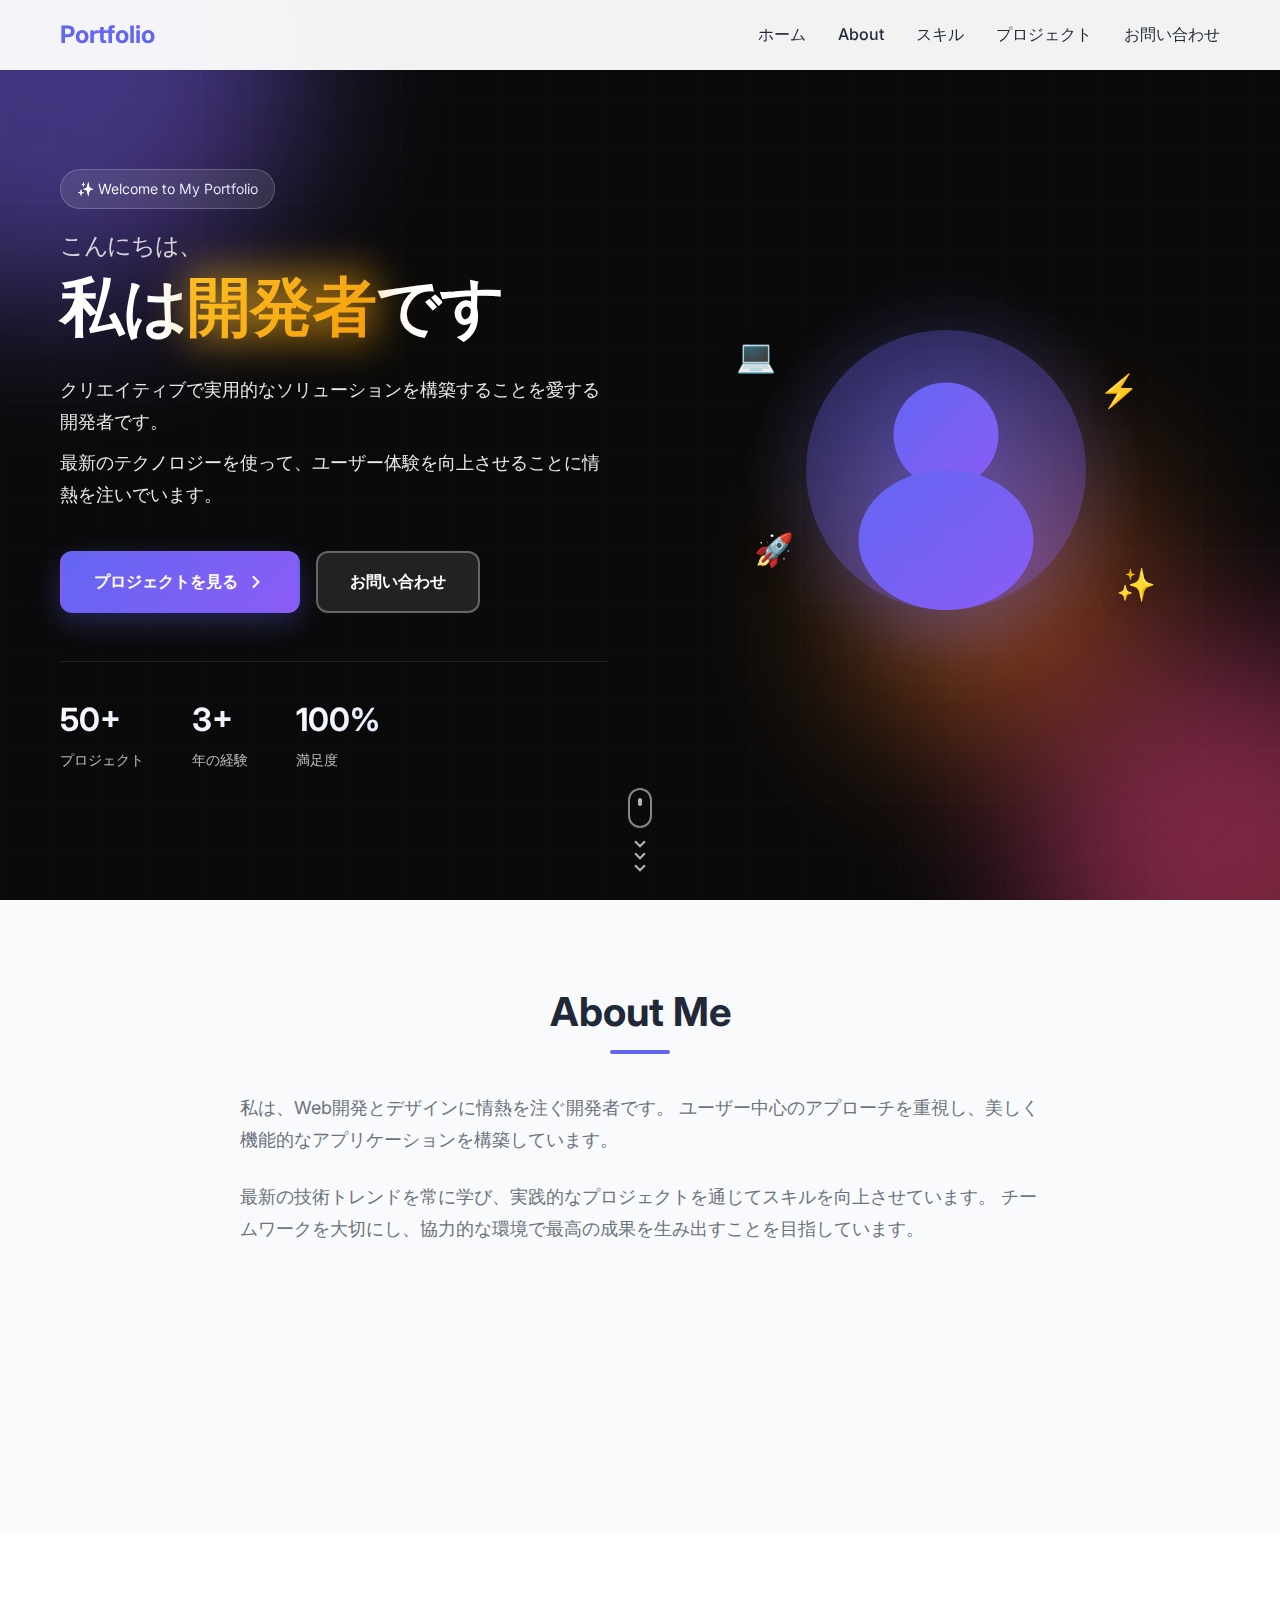
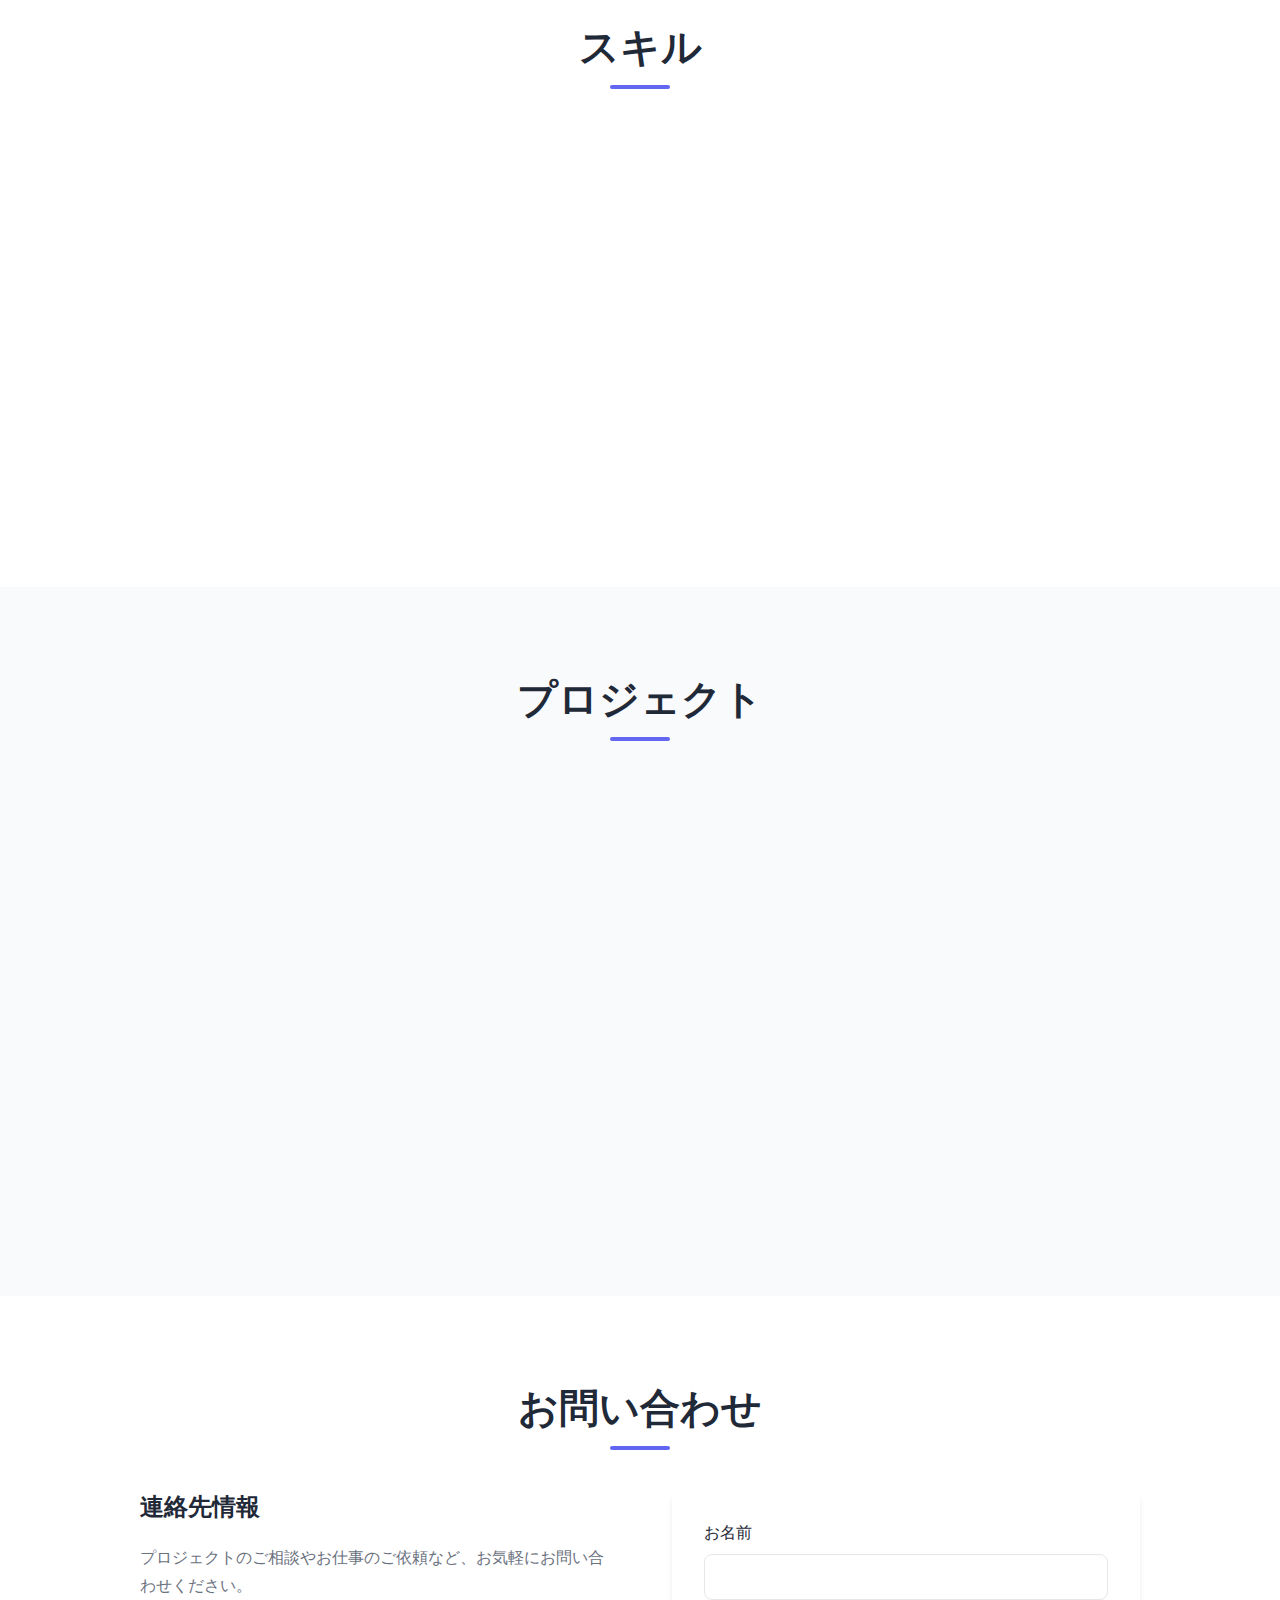
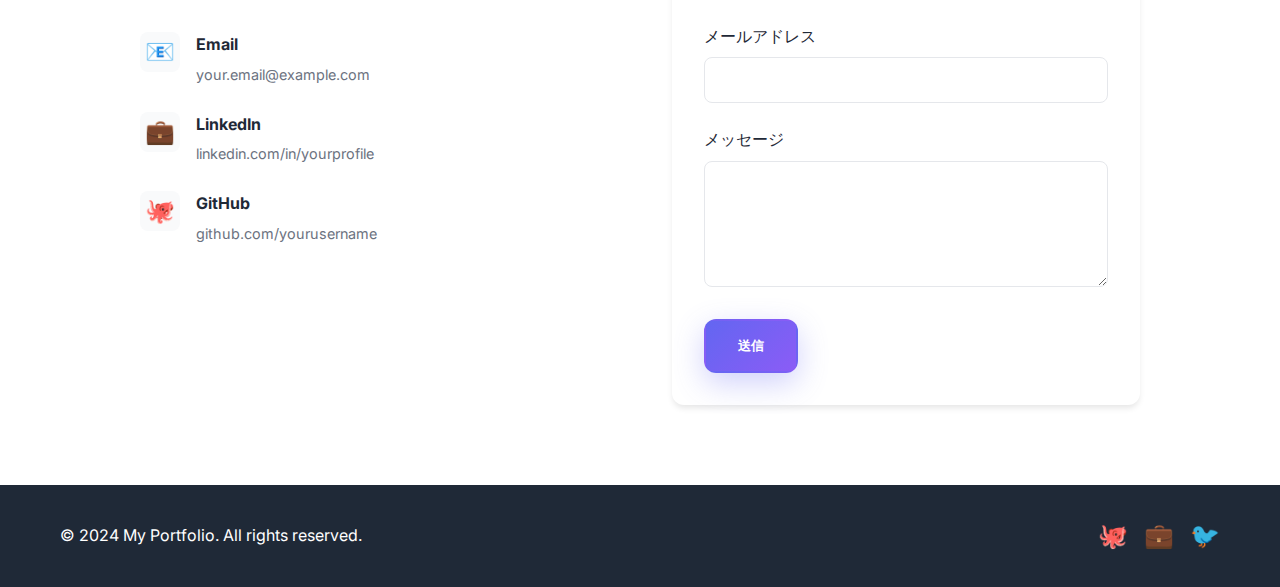
<file: index.html>
<!DOCTYPE html>
<html lang="ja">
<head>
    <meta charset="UTF-8">
    <meta name="viewport" content="width=device-width, initial-scale=1.0">
    <title>My Portfolio</title>
    <link rel="stylesheet" href="styles.css">
    <link rel="preconnect" href="https://fonts.googleapis.com">
    <link rel="preconnect" href="https://fonts.gstatic.com" crossorigin>
    <link href="https://fonts.googleapis.com/css2?family=Inter:wght@300;400;500;600;700&display=swap" rel="stylesheet">
</head>
<body>
    <!-- ナビゲーション -->
    <nav class="navbar">
        <div class="container">
            <div class="nav-brand">
                <a href="#home">Portfolio</a>
            </div>
            <ul class="nav-menu">
                <li><a href="#home">ホーム</a></li>
                <li><a href="#about">About</a></li>
                <li><a href="#skills">スキル</a></li>
                <li><a href="#projects">プロジェクト</a></li>
                <li><a href="#contact">お問い合わせ</a></li>
            </ul>
            <div class="hamburger">
                <span></span>
                <span></span>
                <span></span>
            </div>
        </div>
    </nav>

    <!-- ヒーローセクション -->
    <section id="home" class="hero">
        <div class="hero-background">
            <div class="gradient-orb orb-1"></div>
            <div class="gradient-orb orb-2"></div>
            <div class="gradient-orb orb-3"></div>
            <div class="grid-pattern"></div>
        </div>
        <div class="container">
            <div class="hero-content">
                <div class="hero-badge">
                    <span class="badge-text">✨ Welcome to My Portfolio</span>
                </div>
                <h1 class="hero-title">
                    <span class="greeting">こんにちは、</span>
                    <span class="name">私は<span class="highlight">
                        <span class="highlight-text">開発者</span>
                        <span class="highlight-glow"></span>
                    </span>です</span>
                </h1>
                <p class="hero-description">
                    <span class="description-line">クリエイティブで実用的なソリューションを構築することを愛する開発者です。</span>
                    <span class="description-line">最新のテクノロジーを使って、ユーザー体験を向上させることに情熱を注いでいます。</span>
                </p>
                <div class="hero-buttons">
                    <a href="#projects" class="btn btn-primary">
                        <span>プロジェクトを見る</span>
                        <svg width="20" height="20" viewBox="0 0 20 20" fill="none" xmlns="http://www.w3.org/2000/svg">
                            <path d="M7.5 15L12.5 10L7.5 5" stroke="currentColor" stroke-width="2" stroke-linecap="round" stroke-linejoin="round"/>
                        </svg>
                    </a>
                    <a href="#contact" class="btn btn-secondary">
                        <span>お問い合わせ</span>
                    </a>
                </div>
                <div class="hero-stats">
                    <div class="hero-stat">
                        <div class="stat-value">50+</div>
                        <div class="stat-text">プロジェクト</div>
                    </div>
                    <div class="hero-stat">
                        <div class="stat-value">3+</div>
                        <div class="stat-text">年の経験</div>
                    </div>
                    <div class="hero-stat">
                        <div class="stat-value">100%</div>
                        <div class="stat-text">満足度</div>
                    </div>
                </div>
            </div>
            <div class="hero-image">
                <div class="profile-container">
                    <div class="profile-glow"></div>
                    <div class="profile-placeholder">
                        <svg viewBox="0 0 200 200" xmlns="http://www.w3.org/2000/svg">
                            <defs>
                                <linearGradient id="profileGradient" x1="0%" y1="0%" x2="100%" y2="100%">
                                    <stop offset="0%" style="stop-color:#6366f1;stop-opacity:1" />
                                    <stop offset="100%" style="stop-color:#8b5cf6;stop-opacity:1" />
                                </linearGradient>
                            </defs>
                            <circle cx="100" cy="100" r="80" fill="url(#profileGradient)" opacity="0.3"/>
                            <circle cx="100" cy="80" r="30" fill="url(#profileGradient)"/>
                            <ellipse cx="100" cy="140" rx="50" ry="40" fill="url(#profileGradient)"/>
                        </svg>
                    </div>
                    <div class="floating-elements">
                        <div class="float-element float-1">💻</div>
                        <div class="float-element float-2">⚡</div>
                        <div class="float-element float-3">🚀</div>
                        <div class="float-element float-4">✨</div>
                    </div>
                </div>
            </div>
        </div>
        <div class="scroll-indicator">
            <div class="mouse">
                <div class="wheel"></div>
            </div>
            <div class="arrow">
                <span></span>
                <span></span>
                <span></span>
            </div>
        </div>
    </section>

    <!-- About セクション -->
    <section id="about" class="about">
        <div class="container">
            <h2 class="section-title">About Me</h2>
            <div class="about-content">
                <div class="about-text">
                    <p>
                        私は、Web開発とデザインに情熱を注ぐ開発者です。
                        ユーザー中心のアプローチを重視し、美しく機能的なアプリケーションを構築しています。
                    </p>
                    <p>
                        最新の技術トレンドを常に学び、実践的なプロジェクトを通じてスキルを向上させています。
                        チームワークを大切にし、協力的な環境で最高の成果を生み出すことを目指しています。
                    </p>
                    <div class="about-stats">
                        <div class="stat-item">
                            <div class="stat-number">50+</div>
                            <div class="stat-label">プロジェクト</div>
                        </div>
                        <div class="stat-item">
                            <div class="stat-number">3+</div>
                            <div class="stat-label">年の経験</div>
                        </div>
                        <div class="stat-item">
                            <div class="stat-number">100%</div>
                            <div class="stat-label">満足度</div>
                        </div>
                    </div>
                </div>
            </div>
        </div>
    </section>

    <!-- スキルセクション -->
    <section id="skills" class="skills">
        <div class="container">
            <h2 class="section-title">スキル</h2>
            <div class="skills-grid">
                <div class="skill-card">
                    <div class="skill-icon">💻</div>
                    <h3>フロントエンド</h3>
                    <ul class="skill-list">
                        <li>HTML/CSS</li>
                        <li>JavaScript</li>
                        <li>React</li>
                        <li>Vue.js</li>
                    </ul>
                </div>
                <div class="skill-card">
                    <div class="skill-icon">⚙️</div>
                    <h3>バックエンド</h3>
                    <ul class="skill-list">
                        <li>Node.js</li>
                        <li>Python</li>
                        <li>PHP</li>
                        <li>Database</li>
                    </ul>
                </div>
                <div class="skill-card">
                    <div class="skill-icon">🎨</div>
                    <h3>デザイン</h3>
                    <ul class="skill-list">
                        <li>UI/UX Design</li>
                        <li>Figma</li>
                        <li>Adobe XD</li>
                        <li>Responsive Design</li>
                    </ul>
                </div>
                <div class="skill-card">
                    <div class="skill-icon">🛠️</div>
                    <h3>ツール</h3>
                    <ul class="skill-list">
                        <li>Git</li>
                        <li>Docker</li>
                        <li>CI/CD</li>
                        <li>Testing</li>
                    </ul>
                </div>
            </div>
        </div>
    </section>

    <!-- プロジェクトセクション -->
    <section id="projects" class="projects">
        <div class="container">
            <h2 class="section-title">プロジェクト</h2>
            <div class="projects-grid">
                <div class="project-card">
                    <div class="project-image">
                        <div class="project-placeholder">Project 1</div>
                    </div>
                    <div class="project-content">
                        <h3>Eコマースプラットフォーム</h3>
                        <p>モダンなReactとNode.jsを使用したフルスタックのEコマースアプリケーション。</p>
                        <div class="project-tags">
                            <span class="tag">React</span>
                            <span class="tag">Node.js</span>
                            <span class="tag">MongoDB</span>
                        </div>
                        <div class="project-links">
                            <a href="#" class="project-link">GitHub</a>
                            <a href="#" class="project-link">Live Demo</a>
                        </div>
                    </div>
                </div>
                <div class="project-card">
                    <div class="project-image">
                        <div class="project-placeholder">Project 2</div>
                    </div>
                    <div class="project-content">
                        <h3>タスク管理アプリ</h3>
                        <p>直感的なUIを持つタスク管理アプリケーション。リアルタイム同期機能付き。</p>
                        <div class="project-tags">
                            <span class="tag">Vue.js</span>
                            <span class="tag">Firebase</span>
                            <span class="tag">PWA</span>
                        </div>
                        <div class="project-links">
                            <a href="#" class="project-link">GitHub</a>
                            <a href="#" class="project-link">Live Demo</a>
                        </div>
                    </div>
                </div>
                <div class="project-card">
                    <div class="project-image">
                        <div class="project-placeholder">Project 3</div>
                    </div>
                    <div class="project-content">
                        <h3>ポートフォリオサイト</h3>
                        <p>レスポンシブデザインのポートフォリオサイト。モダンなアニメーション効果付き。</p>
                        <div class="project-tags">
                            <span class="tag">HTML/CSS</span>
                            <span class="tag">JavaScript</span>
                            <span class="tag">Responsive</span>
                        </div>
                        <div class="project-links">
                            <a href="#" class="project-link">GitHub</a>
                            <a href="#" class="project-link">Live Demo</a>
                        </div>
                    </div>
                </div>
            </div>
        </div>
    </section>

    <!-- お問い合わせセクション -->
    <section id="contact" class="contact">
        <div class="container">
            <h2 class="section-title">お問い合わせ</h2>
            <div class="contact-content">
                <div class="contact-info">
                    <h3>連絡先情報</h3>
                    <p>プロジェクトのご相談やお仕事のご依頼など、お気軽にお問い合わせください。</p>
                    <div class="contact-items">
                        <div class="contact-item">
                            <div class="contact-icon">📧</div>
                            <div>
                                <h4>Email</h4>
                                <p>your.email@example.com</p>
                            </div>
                        </div>
                        <div class="contact-item">
                            <div class="contact-icon">💼</div>
                            <div>
                                <h4>LinkedIn</h4>
                                <p>linkedin.com/in/yourprofile</p>
                            </div>
                        </div>
                        <div class="contact-item">
                            <div class="contact-icon">🐙</div>
                            <div>
                                <h4>GitHub</h4>
                                <p>github.com/yourusername</p>
                            </div>
                        </div>
                    </div>
                </div>
                <form class="contact-form">
                    <div class="form-group">
                        <label for="name">お名前</label>
                        <input type="text" id="name" name="name" required>
                    </div>
                    <div class="form-group">
                        <label for="email">メールアドレス</label>
                        <input type="email" id="email" name="email" required>
                    </div>
                    <div class="form-group">
                        <label for="message">メッセージ</label>
                        <textarea id="message" name="message" rows="5" required></textarea>
                    </div>
                    <button type="submit" class="btn btn-primary">送信</button>
                </form>
            </div>
        </div>
    </section>

    <!-- フッター -->
    <footer class="footer">
        <div class="container">
            <p>&copy; 2024 My Portfolio. All rights reserved.</p>
            <div class="social-links">
                <a href="#" aria-label="GitHub">🐙</a>
                <a href="#" aria-label="LinkedIn">💼</a>
                <a href="#" aria-label="Twitter">🐦</a>
            </div>
        </div>
    </footer>

    <script src="script.js"></script>
</body>
</html>
</file>
<file: styles.css>
/* リセット & ベーススタイル */
* {
    margin: 0;
    padding: 0;
    box-sizing: border-box;
}

:root {
    --primary-color: #6366f1;
    --primary-dark: #4f46e5;
    --secondary-color: #8b5cf6;
    --text-primary: #1f2937;
    --text-secondary: #6b7280;
    --bg-light: #f9fafb;
    --bg-white: #ffffff;
    --border-color: #e5e7eb;
    --shadow-sm: 0 1px 2px 0 rgba(0, 0, 0, 0.05);
    --shadow-md: 0 4px 6px -1px rgba(0, 0, 0, 0.1);
    --shadow-lg: 0 10px 15px -3px rgba(0, 0, 0, 0.1);
    --shadow-xl: 0 20px 25px -5px rgba(0, 0, 0, 0.1);
}

html {
    scroll-behavior: smooth;
}

body {
    font-family: 'Inter', -apple-system, BlinkMacSystemFont, 'Segoe UI', Roboto, sans-serif;
    color: var(--text-primary);
    line-height: 1.6;
    background-color: var(--bg-white);
}

.container {
    max-width: 1200px;
    margin: 0 auto;
    padding: 0 20px;
}

/* ナビゲーション */
.navbar {
    position: fixed;
    top: 0;
    left: 0;
    right: 0;
    background: rgba(255, 255, 255, 0.95);
    backdrop-filter: blur(10px);
    box-shadow: var(--shadow-sm);
    z-index: 1000;
    transition: all 0.3s ease;
}

.navbar .container {
    display: flex;
    justify-content: space-between;
    align-items: center;
    padding: 1rem 20px;
}

.nav-brand a {
    font-size: 1.5rem;
    font-weight: 700;
    color: var(--primary-color);
    text-decoration: none;
    transition: color 0.3s ease;
}

.nav-brand a:hover {
    color: var(--primary-dark);
}

.nav-menu {
    display: flex;
    list-style: none;
    gap: 2rem;
}

.nav-menu a {
    color: var(--text-primary);
    text-decoration: none;
    font-weight: 500;
    transition: color 0.3s ease;
    position: relative;
}

.nav-menu a::after {
    content: '';
    position: absolute;
    bottom: -5px;
    left: 0;
    width: 0;
    height: 2px;
    background: var(--primary-color);
    transition: width 0.3s ease;
}

.nav-menu a:hover {
    color: var(--primary-color);
}

.nav-menu a:hover::after {
    width: 100%;
}

.hamburger {
    display: none;
    flex-direction: column;
    cursor: pointer;
    gap: 4px;
}

.hamburger span {
    width: 25px;
    height: 3px;
    background: var(--text-primary);
    transition: all 0.3s ease;
}

/* ヒーローセクション */
.hero {
    position: relative;
    padding: 120px 0 80px;
    color: white;
    min-height: 100vh;
    display: flex;
    align-items: center;
    overflow: hidden;
    background: #0a0a0a;
}

.hero-background {
    position: absolute;
    top: 0;
    left: 0;
    right: 0;
    bottom: 0;
    z-index: 0;
    overflow: hidden;
}

.gradient-orb {
    position: absolute;
    border-radius: 50%;
    filter: blur(80px);
    opacity: 0.5;
    animation: orbFloat 20s ease-in-out infinite;
}

.orb-1 {
    width: 500px;
    height: 500px;
    background: linear-gradient(135deg, #6366f1, #8b5cf6);
    top: -200px;
    left: -200px;
    animation-delay: 0s;
}

.orb-2 {
    width: 400px;
    height: 400px;
    background: linear-gradient(135deg, #ec4899, #f43f5e);
    bottom: -150px;
    right: -150px;
    animation-delay: 5s;
}

.orb-3 {
    width: 300px;
    height: 300px;
    background: linear-gradient(135deg, #f59e0b, #ef4444);
    top: 50%;
    right: 10%;
    animation-delay: 10s;
}

@keyframes orbFloat {
    0%, 100% {
        transform: translate(0, 0) scale(1);
    }
    33% {
        transform: translate(50px, 50px) scale(1.1);
    }
    66% {
        transform: translate(-50px, -50px) scale(0.9);
    }
}

.grid-pattern {
    position: absolute;
    top: 0;
    left: 0;
    right: 0;
    bottom: 0;
    background-image: 
        linear-gradient(rgba(255, 255, 255, 0.03) 1px, transparent 1px),
        linear-gradient(90deg, rgba(255, 255, 255, 0.03) 1px, transparent 1px);
    background-size: 50px 50px;
    opacity: 0.5;
}

.hero .container {
    position: relative;
    z-index: 1;
    display: grid;
    grid-template-columns: 1fr 1fr;
    gap: 4rem;
    align-items: center;
}

.hero-content {
    animation: fadeInUp 1s ease-out;
}

.hero-badge {
    display: inline-block;
    margin-bottom: 1.5rem;
    padding: 0.5rem 1rem;
    background: rgba(255, 255, 255, 0.1);
    backdrop-filter: blur(10px);
    border: 1px solid rgba(255, 255, 255, 0.2);
    border-radius: 50px;
    font-size: 0.875rem;
    animation: slideInLeft 0.8s ease-out;
}

.badge-text {
    background: linear-gradient(90deg, #fff, #e0e7ff);
    -webkit-background-clip: text;
    -webkit-text-fill-color: transparent;
    background-clip: text;
}

.hero-title {
    font-size: 4rem;
    font-weight: 800;
    line-height: 1.1;
    margin-bottom: 2rem;
    letter-spacing: -0.02em;
}

.greeting {
    display: block;
    font-size: 1.5rem;
    font-weight: 400;
    opacity: 0.8;
    margin-bottom: 0.75rem;
    animation: fadeIn 1s ease-out 0.2s both;
}

.name {
    display: block;
    animation: fadeIn 1s ease-out 0.4s both;
}

.highlight {
    position: relative;
    display: inline-block;
    color: #fbbf24;
    font-weight: 800;
}

.highlight-text {
    position: relative;
    z-index: 2;
    background: linear-gradient(135deg, #fbbf24, #f59e0b);
    -webkit-background-clip: text;
    -webkit-text-fill-color: transparent;
    background-clip: text;
    animation: shimmer 3s ease-in-out infinite;
}

.highlight-glow {
    position: absolute;
    top: 0;
    left: 0;
    right: 0;
    bottom: 0;
    background: linear-gradient(135deg, #fbbf24, #f59e0b);
    filter: blur(20px);
    opacity: 0.5;
    z-index: 1;
    animation: pulse 2s ease-in-out infinite;
}

@keyframes shimmer {
    0%, 100% {
        background-position: 0% 50%;
    }
    50% {
        background-position: 100% 50%;
    }
}

@keyframes pulse {
    0%, 100% {
        opacity: 0.5;
        transform: scale(1);
    }
    50% {
        opacity: 0.8;
        transform: scale(1.05);
    }
}

.hero-description {
    font-size: 1.125rem;
    margin-bottom: 2.5rem;
    opacity: 0.9;
    line-height: 1.8;
    max-width: 600px;
}

.description-line {
    display: block;
    margin-bottom: 0.5rem;
    animation: fadeIn 1s ease-out 0.6s both;
}

.description-line:last-child {
    animation-delay: 0.8s;
}

.hero-buttons {
    display: flex;
    gap: 1rem;
    flex-wrap: wrap;
    margin-bottom: 3rem;
    animation: fadeIn 1s ease-out 1s both;
}

.btn {
    padding: 1rem 2rem;
    border-radius: 12px;
    text-decoration: none;
    font-weight: 600;
    transition: all 0.3s ease;
    display: inline-flex;
    align-items: center;
    gap: 0.5rem;
    border: 2px solid transparent;
    position: relative;
    overflow: hidden;
}

.btn::before {
    content: '';
    position: absolute;
    top: 0;
    left: -100%;
    width: 100%;
    height: 100%;
    background: linear-gradient(90deg, transparent, rgba(255, 255, 255, 0.2), transparent);
    transition: left 0.5s;
}

.btn:hover::before {
    left: 100%;
}

.btn-primary {
    background: linear-gradient(135deg, #6366f1, #8b5cf6);
    color: white;
    box-shadow: 0 10px 30px rgba(99, 102, 241, 0.3);
}

.btn-primary:hover {
    transform: translateY(-3px);
    box-shadow: 0 15px 40px rgba(99, 102, 241, 0.4);
}

.btn-secondary {
    background: rgba(255, 255, 255, 0.1);
    backdrop-filter: blur(10px);
    color: white;
    border-color: rgba(255, 255, 255, 0.3);
}

.btn-secondary:hover {
    background: rgba(255, 255, 255, 0.2);
    transform: translateY(-3px);
}

.hero-stats {
    display: flex;
    gap: 3rem;
    padding-top: 2rem;
    border-top: 1px solid rgba(255, 255, 255, 0.1);
    animation: fadeIn 1s ease-out 1.2s both;
}

.hero-stat {
    text-align: left;
}

.stat-value {
    font-size: 2rem;
    font-weight: 700;
    background: linear-gradient(135deg, #fff, #e0e7ff);
    -webkit-background-clip: text;
    -webkit-text-fill-color: transparent;
    background-clip: text;
    margin-bottom: 0.25rem;
}

.stat-text {
    font-size: 0.875rem;
    opacity: 0.7;
}

.hero-image {
    display: flex;
    justify-content: center;
    align-items: center;
    position: relative;
    animation: fadeInRight 1s ease-out 0.5s both;
}

.profile-container {
    position: relative;
    width: 350px;
    height: 350px;
}

.profile-glow {
    position: absolute;
    top: 50%;
    left: 50%;
    transform: translate(-50%, -50%);
    width: 400px;
    height: 400px;
    background: radial-gradient(circle, rgba(99, 102, 241, 0.3), transparent 70%);
    border-radius: 50%;
    animation: glowPulse 3s ease-in-out infinite;
}

@keyframes glowPulse {
    0%, 100% {
        opacity: 0.5;
        transform: translate(-50%, -50%) scale(1);
    }
    50% {
        opacity: 0.8;
        transform: translate(-50%, -50%) scale(1.1);
    }
}

.profile-placeholder {
    position: relative;
    width: 350px;
    height: 350px;
    z-index: 2;
    animation: float 6s ease-in-out infinite;
}

.profile-placeholder svg {
    width: 100%;
    height: 100%;
    filter: drop-shadow(0 20px 40px rgba(99, 102, 241, 0.3));
}

.floating-elements {
    position: absolute;
    top: 0;
    left: 0;
    right: 0;
    bottom: 0;
    z-index: 3;
}

.float-element {
    position: absolute;
    font-size: 2rem;
    animation: floatAround 8s ease-in-out infinite;
    filter: drop-shadow(0 5px 10px rgba(0, 0, 0, 0.3));
}

.float-1 {
    top: 10%;
    left: -10%;
    animation-delay: 0s;
}

.float-2 {
    top: 20%;
    right: -5%;
    animation-delay: 2s;
}

.float-3 {
    bottom: 20%;
    left: -5%;
    animation-delay: 4s;
}

.float-4 {
    bottom: 10%;
    right: -10%;
    animation-delay: 6s;
}

@keyframes floatAround {
    0%, 100% {
        transform: translate(0, 0) rotate(0deg);
    }
    25% {
        transform: translate(20px, -20px) rotate(90deg);
    }
    50% {
        transform: translate(-10px, -30px) rotate(180deg);
    }
    75% {
        transform: translate(-20px, -10px) rotate(270deg);
    }
}

@keyframes float {
    0%, 100% {
        transform: translateY(0px) rotate(0deg);
    }
    50% {
        transform: translateY(-20px) rotate(5deg);
    }
}

.scroll-indicator {
    position: absolute;
    bottom: 30px;
    left: 50%;
    transform: translateX(-50%);
    z-index: 2;
    display: flex;
    flex-direction: column;
    align-items: center;
    gap: 10px;
    animation: fadeIn 1s ease-out 1.5s both;
}

.mouse {
    width: 24px;
    height: 40px;
    border: 2px solid rgba(255, 255, 255, 0.5);
    border-radius: 12px;
    position: relative;
}

.wheel {
    width: 4px;
    height: 8px;
    background: rgba(255, 255, 255, 0.7);
    border-radius: 2px;
    position: absolute;
    top: 8px;
    left: 50%;
    transform: translateX(-50%);
    animation: scroll 2s ease-in-out infinite;
}

@keyframes scroll {
    0% {
        opacity: 1;
        transform: translateX(-50%) translateY(0);
    }
    100% {
        opacity: 0;
        transform: translateX(-50%) translateY(12px);
    }
}

.arrow {
    display: flex;
    flex-direction: column;
    gap: 4px;
}

.arrow span {
    width: 8px;
    height: 8px;
    border-right: 2px solid rgba(255, 255, 255, 0.7);
    border-bottom: 2px solid rgba(255, 255, 255, 0.7);
    transform: rotate(45deg);
    animation: arrowBounce 1.5s ease-in-out infinite;
}

.arrow span:nth-child(2) {
    animation-delay: 0.2s;
}

.arrow span:nth-child(3) {
    animation-delay: 0.4s;
}

@keyframes arrowBounce {
    0%, 100% {
        opacity: 0.3;
        transform: rotate(45deg) translateY(0);
    }
    50% {
        opacity: 1;
        transform: rotate(45deg) translateY(5px);
    }
}

@keyframes fadeIn {
    from {
        opacity: 0;
    }
    to {
        opacity: 1;
    }
}

@keyframes fadeInUp {
    from {
        opacity: 0;
        transform: translateY(30px);
    }
    to {
        opacity: 1;
        transform: translateY(0);
    }
}

@keyframes fadeInRight {
    from {
        opacity: 0;
        transform: translateX(30px);
    }
    to {
        opacity: 1;
        transform: translateX(0);
    }
}

@keyframes slideInLeft {
    from {
        opacity: 0;
        transform: translateX(-30px);
    }
    to {
        opacity: 1;
        transform: translateX(0);
    }
}

/* セクション共通スタイル */
section {
    padding: 80px 0;
}

.section-title {
    font-size: 2.5rem;
    font-weight: 700;
    text-align: center;
    margin-bottom: 3rem;
    color: var(--text-primary);
    position: relative;
}

.section-title::after {
    content: '';
    position: absolute;
    bottom: -10px;
    left: 50%;
    transform: translateX(-50%);
    width: 60px;
    height: 4px;
    background: var(--primary-color);
    border-radius: 2px;
}

/* About セクション */
.about {
    background: var(--bg-light);
}

.about-content {
    max-width: 800px;
    margin: 0 auto;
}

.about-text p {
    font-size: 1.125rem;
    color: var(--text-secondary);
    margin-bottom: 1.5rem;
    line-height: 1.8;
}

.about-stats {
    display: grid;
    grid-template-columns: repeat(3, 1fr);
    gap: 2rem;
    margin-top: 3rem;
}

.stat-item {
    text-align: center;
    padding: 2rem;
    background: white;
    border-radius: 12px;
    box-shadow: var(--shadow-md);
    transition: transform 0.3s ease;
}

.stat-item:hover {
    transform: translateY(-5px);
}

.stat-number {
    font-size: 2.5rem;
    font-weight: 700;
    color: var(--primary-color);
    margin-bottom: 0.5rem;
}

.stat-label {
    color: var(--text-secondary);
    font-weight: 500;
}

/* スキルセクション */
.skills-grid {
    display: grid;
    grid-template-columns: repeat(auto-fit, minmax(250px, 1fr));
    gap: 2rem;
}

.skill-card {
    background: white;
    padding: 2rem;
    border-radius: 12px;
    box-shadow: var(--shadow-md);
    transition: all 0.3s ease;
    border: 1px solid var(--border-color);
}

.skill-card:hover {
    transform: translateY(-5px);
    box-shadow: var(--shadow-xl);
    border-color: var(--primary-color);
}

.skill-icon {
    font-size: 3rem;
    margin-bottom: 1rem;
}

.skill-card h3 {
    font-size: 1.5rem;
    margin-bottom: 1rem;
    color: var(--text-primary);
}

.skill-list {
    list-style: none;
}

.skill-list li {
    padding: 0.5rem 0;
    color: var(--text-secondary);
    position: relative;
    padding-left: 1.5rem;
}

.skill-list li::before {
    content: '✓';
    position: absolute;
    left: 0;
    color: var(--primary-color);
    font-weight: bold;
}

/* プロジェクトセクション */
.projects {
    background: var(--bg-light);
}

.projects-grid {
    display: grid;
    grid-template-columns: repeat(auto-fit, minmax(350px, 1fr));
    gap: 2rem;
}

.project-card {
    background: white;
    border-radius: 12px;
    overflow: hidden;
    box-shadow: var(--shadow-md);
    transition: all 0.3s ease;
}

.project-card:hover {
    transform: translateY(-5px);
    box-shadow: var(--shadow-xl);
}

.project-image {
    height: 200px;
    background: linear-gradient(135deg, var(--primary-color), var(--secondary-color));
    display: flex;
    align-items: center;
    justify-content: center;
}

.project-placeholder {
    color: white;
    font-size: 1.5rem;
    font-weight: 600;
}

.project-content {
    padding: 1.5rem;
}

.project-content h3 {
    font-size: 1.5rem;
    margin-bottom: 0.75rem;
    color: var(--text-primary);
}

.project-content p {
    color: var(--text-secondary);
    margin-bottom: 1rem;
    line-height: 1.6;
}

.project-tags {
    display: flex;
    flex-wrap: wrap;
    gap: 0.5rem;
    margin-bottom: 1rem;
}

.tag {
    padding: 0.25rem 0.75rem;
    background: var(--bg-light);
    border-radius: 20px;
    font-size: 0.875rem;
    color: var(--text-secondary);
}

.project-links {
    display: flex;
    gap: 1rem;
}

.project-link {
    color: var(--primary-color);
    text-decoration: none;
    font-weight: 600;
    transition: color 0.3s ease;
}

.project-link:hover {
    color: var(--primary-dark);
    text-decoration: underline;
}

/* お問い合わせセクション */
.contact-content {
    display: grid;
    grid-template-columns: 1fr 1fr;
    gap: 4rem;
    max-width: 1000px;
    margin: 0 auto;
}

.contact-info h3 {
    font-size: 1.5rem;
    margin-bottom: 1rem;
    color: var(--text-primary);
}

.contact-info p {
    color: var(--text-secondary);
    margin-bottom: 2rem;
    line-height: 1.8;
}

.contact-items {
    display: flex;
    flex-direction: column;
    gap: 1.5rem;
}

.contact-item {
    display: flex;
    gap: 1rem;
    align-items: flex-start;
}

.contact-icon {
    font-size: 1.5rem;
    width: 40px;
    height: 40px;
    display: flex;
    align-items: center;
    justify-content: center;
    background: var(--bg-light);
    border-radius: 8px;
}

.contact-item h4 {
    font-size: 1rem;
    margin-bottom: 0.25rem;
    color: var(--text-primary);
}

.contact-item p {
    color: var(--text-secondary);
    margin: 0;
    font-size: 0.9rem;
}

.contact-form {
    background: white;
    padding: 2rem;
    border-radius: 12px;
    box-shadow: var(--shadow-md);
}

.form-group {
    margin-bottom: 1.5rem;
}

.form-group label {
    display: block;
    margin-bottom: 0.5rem;
    font-weight: 500;
    color: var(--text-primary);
}

.form-group input,
.form-group textarea {
    width: 100%;
    padding: 0.75rem;
    border: 1px solid var(--border-color);
    border-radius: 8px;
    font-family: inherit;
    font-size: 1rem;
    transition: border-color 0.3s ease;
}

.form-group input:focus,
.form-group textarea:focus {
    outline: none;
    border-color: var(--primary-color);
    box-shadow: 0 0 0 3px rgba(99, 102, 241, 0.1);
}

.form-group textarea {
    resize: vertical;
}

/* フッター */
.footer {
    background: var(--text-primary);
    color: white;
    padding: 2rem 0;
    text-align: center;
}

.footer .container {
    display: flex;
    justify-content: space-between;
    align-items: center;
}

.social-links {
    display: flex;
    gap: 1rem;
}

.social-links a {
    color: white;
    font-size: 1.5rem;
    text-decoration: none;
    transition: transform 0.3s ease;
}

.social-links a:hover {
    transform: scale(1.2);
}

/* レスポンシブデザイン */
@media (max-width: 768px) {
    .hamburger {
        display: flex;
    }

    .nav-menu {
        position: fixed;
        left: -100%;
        top: 70px;
        flex-direction: column;
        background: white;
        width: 100%;
        text-align: center;
        transition: 0.3s;
        box-shadow: var(--shadow-lg);
        padding: 2rem 0;
    }

    .nav-menu.active {
        left: 0;
    }

    .hero .container {
        grid-template-columns: 1fr;
        text-align: center;
    }

    .hero-title {
        font-size: 2.5rem;
    }

    .greeting {
        font-size: 1.25rem;
    }

    .hero-description {
        font-size: 1rem;
    }

    .hero-stats {
        justify-content: center;
        gap: 2rem;
    }

    .stat-value {
        font-size: 1.5rem;
    }

    .hero-image {
        order: -1;
        margin-bottom: 2rem;
    }

    .profile-container {
        width: 250px;
        height: 250px;
    }

    .profile-placeholder {
        width: 250px;
        height: 250px;
    }

    .profile-glow {
        width: 300px;
        height: 300px;
    }

    .float-element {
        font-size: 1.5rem;
    }

    .orb-1, .orb-2, .orb-3 {
        width: 300px;
        height: 300px;
    }

    .about-stats {
        grid-template-columns: 1fr;
    }

    .contact-content {
        grid-template-columns: 1fr;
    }

    .footer .container {
        flex-direction: column;
        gap: 1rem;
    }

    .section-title {
        font-size: 2rem;
    }
}

@media (max-width: 480px) {
    .hero-title {
        font-size: 2rem;
    }

    .projects-grid {
        grid-template-columns: 1fr;
    }

    .skills-grid {
        grid-template-columns: 1fr;
    }
}
</file>
